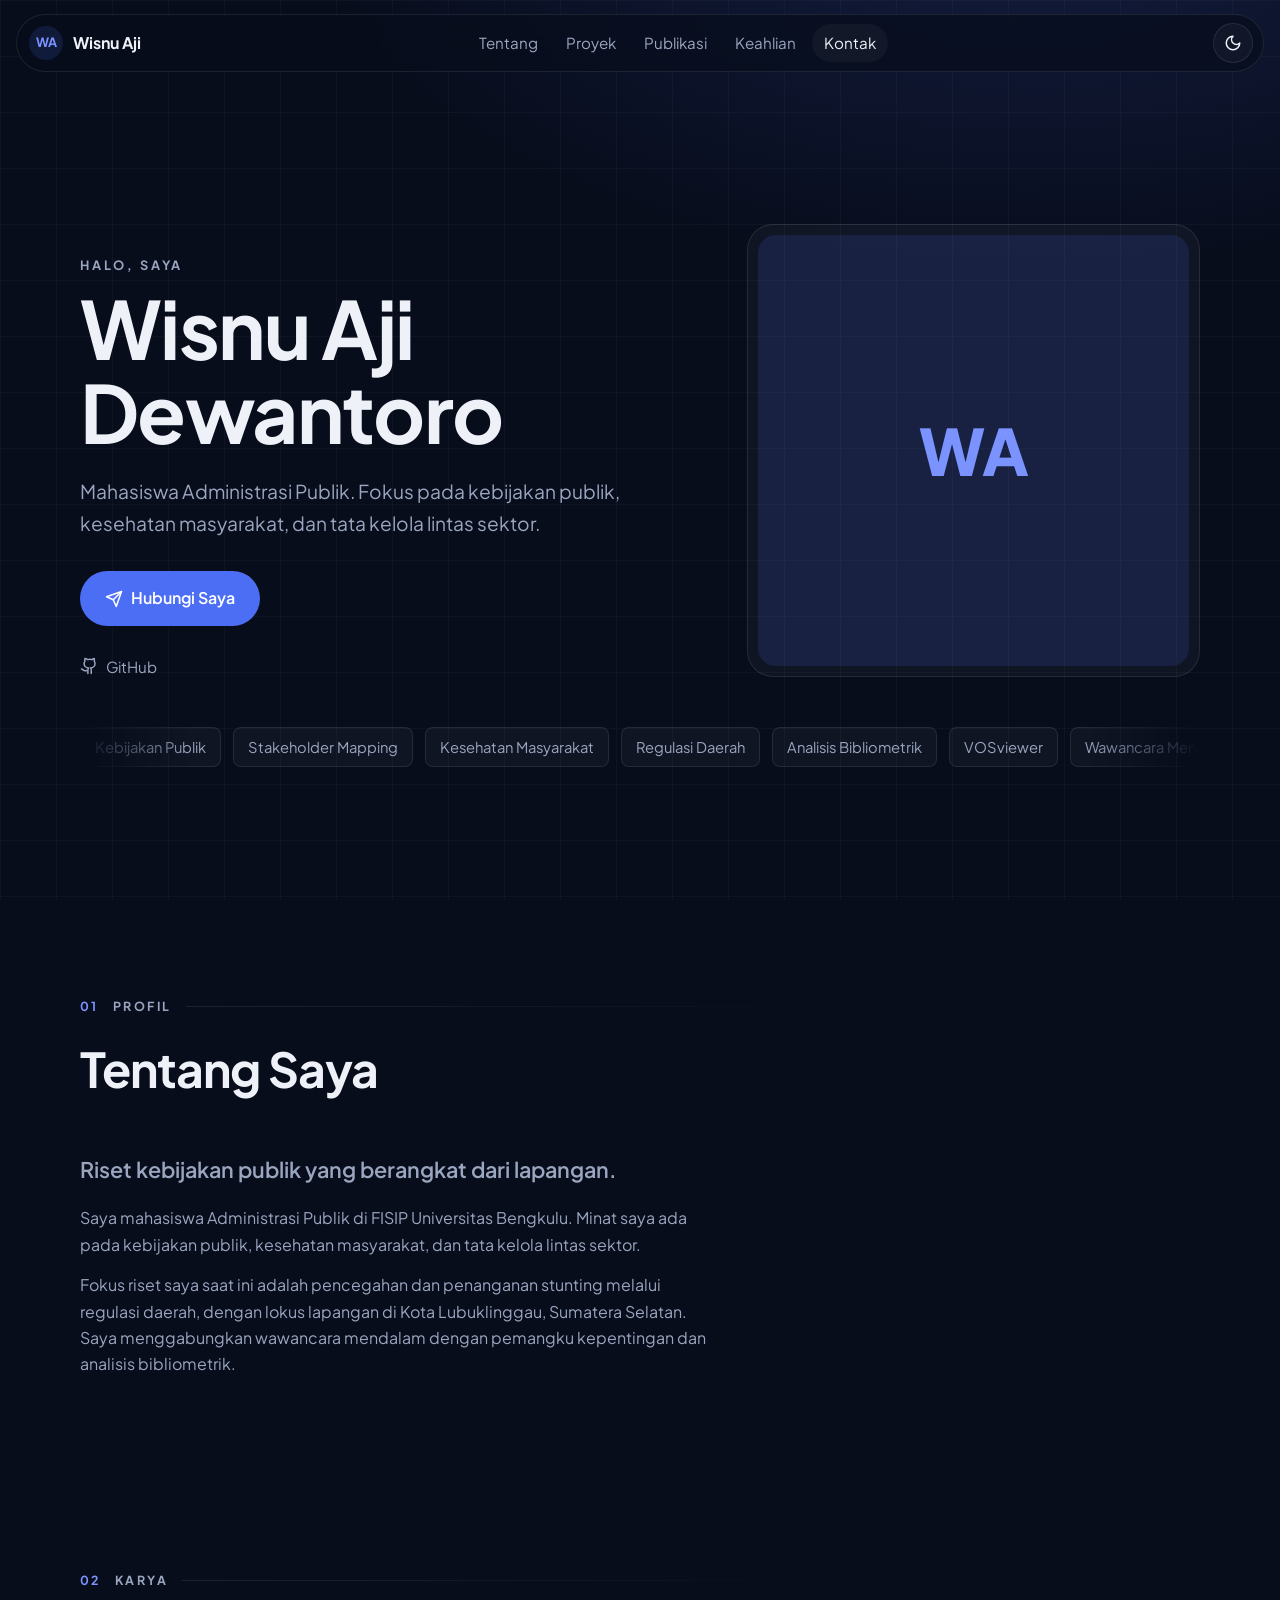
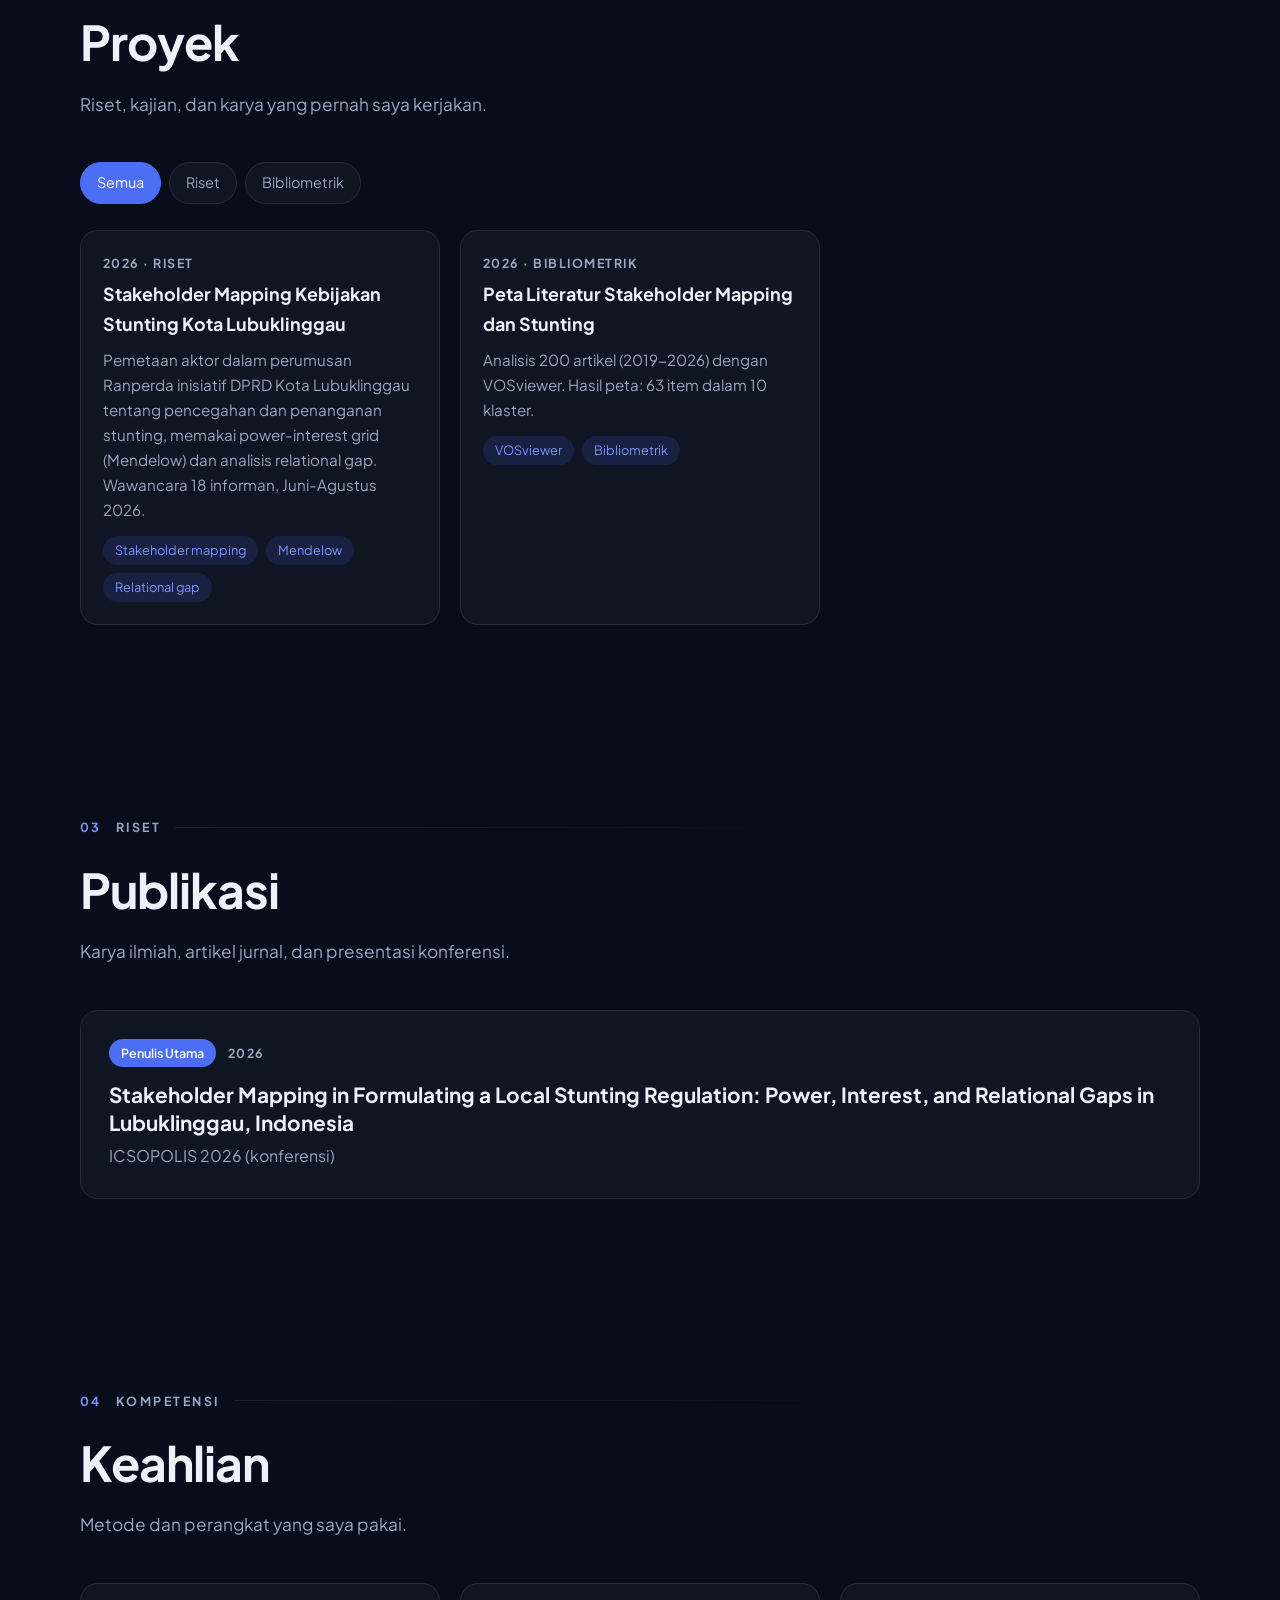
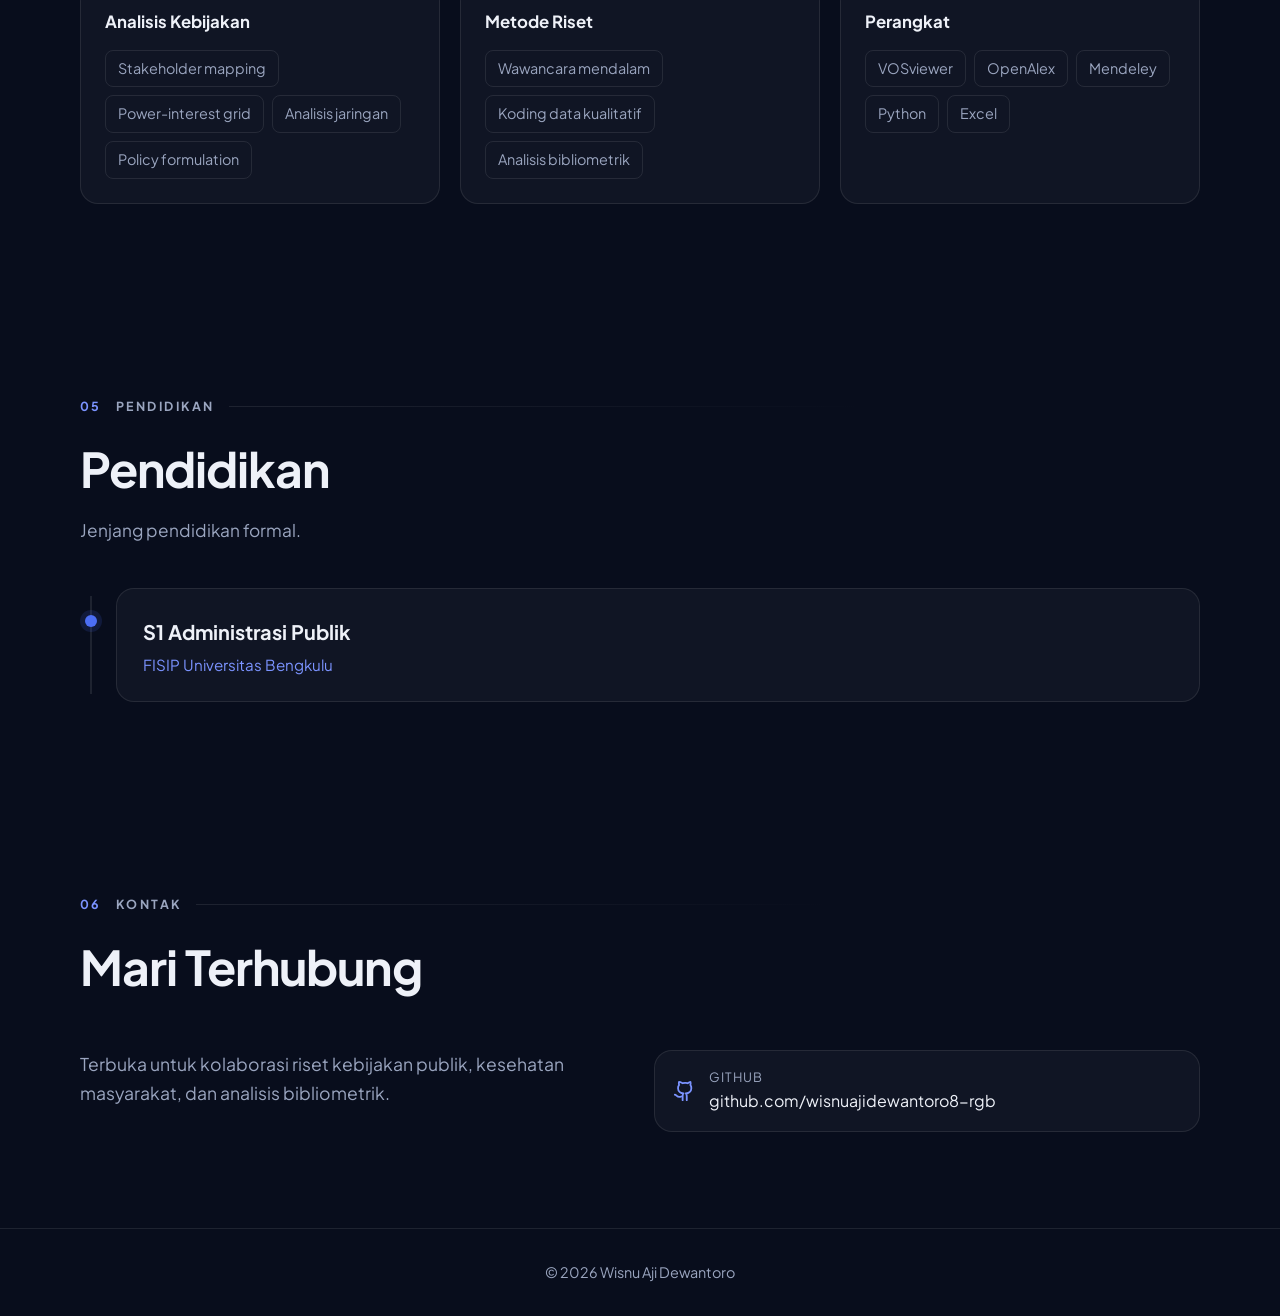
<file: index.html>
<!DOCTYPE html>
<html lang="id" data-theme="dark">
<head>
  <meta charset="UTF-8">
  <meta name="viewport" content="width=device-width, initial-scale=1.0">
  <title>Portofolio</title>
  <meta name="description" content="">
  <link rel="preconnect" href="https://fonts.googleapis.com">
  <link rel="preconnect" href="https://fonts.gstatic.com" crossorigin>
  <link href="https://fonts.googleapis.com/css2?family=Plus+Jakarta+Sans:ital,wght@0,400;0,500;0,600;0,700;0,800;1,400&display=swap" rel="stylesheet">
  <link rel="stylesheet" href="assets/css/site.css?v=202611151725">
  <script>document.documentElement.dataset.theme = localStorage.getItem('theme') || 'dark';</script>
</head>
<body>
  <div class="nav-wrap">
    <nav class="nav">
      <a href="#top" class="brand" id="brand"></a>
      <div class="nav-links" id="navLinks"></div>
      <button class="icon-btn menu-btn" id="menuBtn" aria-label="Menu"></button>
      <button class="icon-btn" id="themeBtn" aria-label="Ganti tema"></button>
    </nav>
  </div>

  <main id="app"></main>

  <footer><div class="container" id="footer"></div></footer>
  <button class="icon-btn to-top" id="toTop" aria-label="Kembali ke atas"></button>

  <script src="assets/js/site.js?v=202611151725"></script>
</body>
</html>
</file>
<file: assets/css/site.css>
:root {
  --bg: #080d1c;
  --bg-2: #0d1428;
  --card: rgba(255,255,255,.035);
  --card-solid: #111a31;
  --line: rgba(255,255,255,.09);
  --grid: rgba(255,255,255,.028);
  --ink: #eef1f8;
  --muted: #9aa5bf;
  --accent: #4c6ef5;
  --accent-2: #7b93ff;
  --accent-soft: rgba(76,110,245,.14);
  --ok: #2fbf71;
  --radius: 18px;
  --font: "Plus Jakarta Sans", system-ui, -apple-system, "Segoe UI", sans-serif;
}
html[data-theme="light"] {
  --bg: #f6f7fb;
  --bg-2: #eceff7;
  --card: rgba(255,255,255,.8);
  --card-solid: #ffffff;
  --line: rgba(15,23,42,.1);
  --ink: #111827;
  --muted: #5b6478;
  --accent: #3b5bdb;
  --accent-2: #3b5bdb;
  --accent-soft: rgba(59,91,219,.1);
}

* { box-sizing: border-box; margin: 0; padding: 0; }
html { scroll-behavior: smooth; }
body {
  font-family: var(--font); color: var(--ink); line-height: 1.65;
  background:
    radial-gradient(1200px 600px at 80% -10%, rgba(76,110,245,.16), transparent 60%),
    linear-gradient(var(--grid) 1px, transparent 1px) 0 0 / 56px 56px,
    linear-gradient(90deg, var(--grid) 1px, transparent 1px) 0 0 / 56px 56px,
    var(--bg);
  background-attachment: fixed;
  -webkit-font-smoothing: antialiased;
}
html[data-theme="light"] body { background-image: radial-gradient(1200px 600px at 80% -10%, rgba(59,91,219,.08), transparent 60%); }
a { color: var(--accent-2); text-decoration: none; }
img { max-width: 100%; display: block; }
.container { width: min(1120px, 100% - 40px); margin-inline: auto; }
.hidden { display: none !important; }

/* NAV */
.nav-wrap { position: fixed; top: 14px; left: 0; right: 0; z-index: 50; padding: 0 16px; }
.nav {
  max-width: 1340px; margin: 0 auto; display: flex; align-items: center; gap: 16px;
  padding: 8px 10px 8px 12px; border: 1px solid var(--line); border-radius: 999px;
  background: color-mix(in srgb, var(--bg) 70%, transparent); backdrop-filter: blur(14px);
}
.brand { display: flex; align-items: center; gap: 10px; color: var(--ink); font-weight: 700; white-space: nowrap; }
.brand .avatar { width: 34px; height: 34px; border-radius: 50%; object-fit: cover; background: var(--accent-soft); display: grid; place-items: center; font-size: .8rem; color: var(--accent-2); }
.nav-links { display: flex; gap: 4px; margin: 0 auto; }
.nav-links a { color: var(--muted); padding: 6px 12px; border-radius: 999px; font-size: .95rem; transition: .15s; }
.nav-links a:hover, .nav-links a.active { color: var(--ink); background: var(--card); }
.icon-btn { width: 40px; height: 40px; border-radius: 50%; border: 1px solid var(--line); background: var(--card); color: var(--ink); cursor: pointer; display: grid; place-items: center; flex-shrink: 0; }
.icon-btn svg { width: 18px; height: 18px; }
.menu-btn { display: none; }

/* HERO */
.hero { min-height: 100svh; display: flex; align-items: center; padding: 130px 0 40px; }
.hero-grid { display: grid; grid-template-columns: 1.35fr 1fr; gap: 56px; align-items: center; }
.pill { display: inline-flex; align-items: center; gap: 10px; flex-wrap: wrap; border: 1px solid var(--line); background: var(--card); border-radius: 12px; padding: 8px 14px; font-size: .9rem; color: var(--muted); }
.pill .dot { width: 8px; height: 8px; border-radius: 50%; background: var(--ok); box-shadow: 0 0 0 4px rgba(47,191,113,.18); }
.pill .sep { width: 1px; height: 14px; background: var(--line); }
.eyebrow { letter-spacing: .22em; font-size: .8rem; font-weight: 700; color: var(--muted); margin: 32px 0 10px; }
.hero h1 { font-size: clamp(2.6rem, 7vw, 5rem); line-height: 1.05; letter-spacing: -.02em; }
.hero .headline { font-size: 1.2rem; color: var(--muted); margin-top: 22px; max-width: 600px; }
.hero blockquote { border-left: 2px solid var(--line); padding-left: 18px; margin-top: 22px; font-style: italic; color: var(--muted); font-size: 1.1rem; max-width: 600px; }
.actions { display: flex; gap: 12px; margin-top: 32px; flex-wrap: wrap; }
.btn { display: inline-flex; align-items: center; gap: 8px; padding: 13px 24px; border-radius: 999px; font-weight: 600; transition: transform .15s, opacity .15s; border: 1px solid transparent; cursor: pointer; font: inherit; font-weight: 600; }
.btn:hover { transform: translateY(-2px); }
.btn-primary { background: var(--accent); color: #fff; }
.btn-ghost { border-color: var(--line); background: var(--card); color: var(--ink); }
.btn svg { width: 18px; height: 18px; }
.socials { display: flex; flex-wrap: wrap; gap: 8px 22px; margin-top: 28px; }
.socials a { color: var(--muted); display: inline-flex; align-items: center; gap: 8px; font-size: .95rem; }
.socials a:hover { color: var(--ink); }
.socials svg { width: 18px; height: 18px; }
.photo-card { border: 1px solid var(--line); background: var(--card); border-radius: 26px; padding: 10px; position: relative; }
.photo-card img, .photo-card .ph { width: 100%; aspect-ratio: 1; object-fit: cover; border-radius: 18px; }
.photo-card .ph { display: grid; place-items: center; background: var(--accent-soft); color: var(--accent-2); font-size: 4rem; font-weight: 800; }
.photo-cap { position: absolute; left: 22px; right: 22px; bottom: 22px; background: color-mix(in srgb, var(--bg) 82%, transparent); backdrop-filter: blur(8px); border: 1px solid var(--line); border-radius: 12px; padding: 10px 16px; }
.photo-cap strong { display: block; }
.photo-cap span { font-size: .85rem; color: var(--muted); }

.marquee { overflow: hidden; mask-image: linear-gradient(90deg, transparent, #000 10%, #000 90%, transparent); margin-top: 48px; }
.marquee-track { display: flex; gap: 12px; width: max-content; animation: scroll 40s linear infinite; }
.marquee span { border: 1px solid var(--line); background: var(--card); padding: 7px 14px; border-radius: 8px; color: var(--muted); white-space: nowrap; font-size: .92rem; }
@keyframes scroll { to { transform: translateX(-50%); } }

/* SECTIONS */
section.block { padding: 96px 0; scroll-margin-top: 90px; }
.sec-head { margin-bottom: 44px; }
.sec-kicker { display: flex; align-items: center; gap: 14px; font-size: .78rem; letter-spacing: .2em; font-weight: 700; color: var(--muted); }
.sec-kicker b { color: var(--accent-2); }
.sec-kicker::after { content: ""; flex: 1; max-width: 640px; height: 1px; background: linear-gradient(90deg, var(--line), transparent); }
.sec-head h2 { font-size: clamp(2rem, 4.5vw, 3rem); letter-spacing: -.02em; margin: 12px 0 8px; }
.sec-head p { color: var(--muted); font-size: 1.08rem; max-width: 620px; }

.card { border: 1px solid var(--line); background: var(--card); border-radius: var(--radius); }
.muted { color: var(--muted); }
.tags { display: flex; flex-wrap: wrap; gap: 8px; margin-top: 14px; }
.tags span { font-size: .8rem; padding: 4px 12px; border-radius: 999px; background: var(--accent-soft); color: var(--accent-2); }
.meta { font-size: .78rem; letter-spacing: .12em; font-weight: 700; color: var(--muted); text-transform: uppercase; }

/* about */
.about-grid { display: grid; grid-template-columns: 1.4fr 1fr; gap: 40px; }
.about-grid .lead { font-size: 1.35rem; font-weight: 600; margin-bottom: 18px; }
.about-grid p + p { margin-top: 14px; }
.about-grid .body p { color: var(--muted); }
.highlights { display: grid; gap: 14px; align-content: start; }
.highlights .card { padding: 20px; }
.highlights strong { font-size: 1.8rem; display: block; color: var(--accent-2); }

/* timeline */
.timeline { position: relative; padding-left: 36px; display: grid; gap: 24px; }
.timeline::before { content: ""; position: absolute; left: 10px; top: 8px; bottom: 8px; width: 2px; background: var(--line); }
.tl-item { position: relative; display: grid; grid-template-columns: 260px 1fr; overflow: hidden; }
.tl-item.noimg { grid-template-columns: 1fr; }
.tl-item::before { content: ""; position: absolute; left: -32px; top: 26px; width: 12px; height: 12px; border-radius: 50%; background: var(--accent); box-shadow: 0 0 0 5px var(--accent-soft); }
.tl-item { overflow: visible; }
.tl-item > img { width: 100%; height: 100%; object-fit: cover; border-radius: var(--radius) 0 0 var(--radius); min-height: 200px; }
.tl-body { padding: 24px 26px; }
.tl-head { display: flex; gap: 14px; align-items: flex-start; }
.tl-head .logo { width: 46px; height: 46px; border-radius: 10px; object-fit: cover; background: #fff; flex-shrink: 0; }
.tl-body h3 { font-size: 1.25rem; margin: 2px 0 4px; }
.tl-org { color: var(--accent-2); font-size: .95rem; }
.tl-body .desc { color: var(--muted); margin-top: 12px; white-space: pre-line; }
.clamp { display: -webkit-box; -webkit-line-clamp: 3; -webkit-box-orient: vertical; overflow: hidden; }
.more { background: none; border: 0; color: var(--accent-2); cursor: pointer; font: inherit; font-size: .9rem; margin-top: 6px; }
.files { margin-top: 16px; display: flex; flex-wrap: wrap; gap: 10px; }
.files a { border: 1px solid var(--line); padding: 8px 12px; border-radius: 10px; font-size: .88rem; color: var(--ink); display: inline-flex; gap: 8px; align-items: center; }
.files a small { color: var(--muted); }

/* projects */
.filters { display: flex; flex-wrap: wrap; gap: 8px; margin-bottom: 26px; }
.filters button { border: 1px solid var(--line); background: var(--card); color: var(--muted); padding: 8px 16px; border-radius: 999px; cursor: pointer; font: inherit; font-size: .9rem; }
.filters button.on { background: var(--accent); color: #fff; border-color: var(--accent); }
.grid-3 { display: grid; grid-template-columns: repeat(3, 1fr); gap: 20px; }
.grid-2 { display: grid; grid-template-columns: repeat(2, 1fr); gap: 20px; }
.proj { overflow: hidden; display: flex; flex-direction: column; }
.proj img { aspect-ratio: 16/10; object-fit: cover; }
.proj .in { padding: 22px; display: flex; flex-direction: column; flex: 1; }
.proj h3 { font-size: 1.12rem; margin: 6px 0 8px; }
.proj p { color: var(--muted); font-size: .95rem; }
.proj .link { margin-top: auto; padding-top: 14px; font-size: .9rem; word-break: break-all; }

/* publications */
.pub { padding: 28px; }
.pub + .pub { margin-top: 18px; }
.pub .row { display: flex; gap: 12px; align-items: center; flex-wrap: wrap; }
.badge { font-size: .78rem; padding: 4px 12px; border-radius: 999px; background: var(--accent); color: #fff; font-weight: 600; }
.pub h3 { font-size: 1.3rem; margin: 14px 0 6px; line-height: 1.35; }
.pub details { margin-top: 14px; }
.pub summary { cursor: pointer; color: var(--accent-2); font-size: .95rem; }
.pub details p { color: var(--muted); margin-top: 10px; }

/* skills */
.skill-group { padding: 24px; }
.skill-group h3 { font-size: 1.05rem; margin-bottom: 14px; }
.chips { display: flex; flex-wrap: wrap; gap: 8px; }
.chips span { border: 1px solid var(--line); padding: 6px 12px; border-radius: 8px; font-size: .9rem; color: var(--muted); }

/* certs */
.cert { padding: 20px 22px; display: flex; flex-direction: column; gap: 4px; }
.cert h3 { font-size: 1.02rem; }
.cert .score { font-size: 1.6rem; font-weight: 800; color: var(--accent-2); margin-top: 6px; }
.cert a { font-size: .9rem; margin-top: 8px; }

/* gallery */
.gallery { columns: 3 260px; column-gap: 16px; }
.gallery figure { break-inside: avoid; margin-bottom: 16px; border-radius: 14px; overflow: hidden; position: relative; border: 1px solid var(--line); cursor: zoom-in; }
.gallery figcaption { position: absolute; left: 0; right: 0; bottom: 0; padding: 30px 14px 12px; background: linear-gradient(transparent, rgba(0,0,0,.75)); color: #fff; font-size: .9rem; }
.lightbox { position: fixed; inset: 0; background: rgba(0,0,0,.88); display: grid; place-items: center; z-index: 100; padding: 24px; cursor: zoom-out; }
.lightbox img { max-height: 88vh; border-radius: 10px; }

/* blog */
.post-card { padding: 24px; display: flex; flex-direction: column; color: var(--ink); overflow: hidden; }
.post-card.has-cover { padding: 0; }
.post-card.has-cover .in { padding: 22px; }
.post-card img { aspect-ratio: 16/9; object-fit: cover; }
.post-card h3 { font-size: 1.15rem; margin: 8px 0; }
.post-card p { color: var(--muted); font-size: .95rem; }
.post-card .go { color: var(--accent-2); margin-top: 12px; font-size: .9rem; }
.article { max-width: 760px; margin: 0 auto; padding: 140px 0 80px; }
.article h1 { font-size: clamp(2rem, 5vw, 3rem); line-height: 1.15; margin: 12px 0 24px; }
.article .cover { border-radius: var(--radius); margin-bottom: 32px; }
.prose { font-size: 1.08rem; }
.prose > * + * { margin-top: 1.1em; }
.prose h2, .prose h3 { margin-top: 1.8em; }
.prose ul, .prose ol { padding-left: 1.4em; }
.prose img { border-radius: 12px; }
.prose blockquote { border-left: 3px solid var(--accent); padding-left: 16px; color: var(--muted); }
.prose code { background: var(--card); padding: 2px 6px; border-radius: 6px; }

/* contact */
.contact-grid { display: grid; grid-template-columns: 1fr 1fr; gap: 28px; }
.contact-list { display: grid; gap: 12px; }
.contact-item { display: flex; align-items: center; gap: 14px; padding: 16px 18px; color: var(--ink); }
.contact-item svg { width: 22px; height: 22px; color: var(--accent-2); flex-shrink: 0; }
.contact-item small { display: block; color: var(--muted); font-size: .8rem; letter-spacing: .08em; text-transform: uppercase; }
.contact-item span { word-break: break-all; }
.services { padding: 24px; margin-top: 18px; }

footer { border-top: 1px solid var(--line); padding: 32px 0; text-align: center; color: var(--muted); font-size: .9rem; }
.to-top { position: fixed; right: 22px; bottom: 22px; z-index: 40; opacity: 0; pointer-events: none; transition: .2s; }
.to-top.show { opacity: 1; pointer-events: auto; }

/* responsive */
@media (max-width: 1080px) {
  .nav-links { display: none; position: absolute; top: 64px; left: 16px; right: 16px; flex-direction: column; padding: 10px; border: 1px solid var(--line); border-radius: 18px; background: var(--bg-2); }
  .nav-links.open { display: flex; }
  .nav-links a { padding: 12px 16px; }
  .menu-btn { display: grid; margin-left: auto; }
  .grid-3 { grid-template-columns: 1fr 1fr; }
}
@media (max-width: 760px) {
  .hero { padding-top: 110px; }
  .hero-grid, .about-grid, .contact-grid, .grid-2, .grid-3 { grid-template-columns: 1fr; }
  .hero-grid .photo-card { max-width: 340px; order: -1; }
  .tl-item { grid-template-columns: 1fr; }
  .tl-item > img { border-radius: var(--radius) var(--radius) 0 0; min-height: 0; aspect-ratio: 16/9; }
  .timeline { padding-left: 24px; }
  .timeline::before { left: 4px; }
  .tl-item::before { left: -26px; }
  section.block { padding: 72px 0; }
}
@media (prefers-reduced-motion: reduce) { .marquee-track { animation: none; } html { scroll-behavior: auto; } }
</file>
